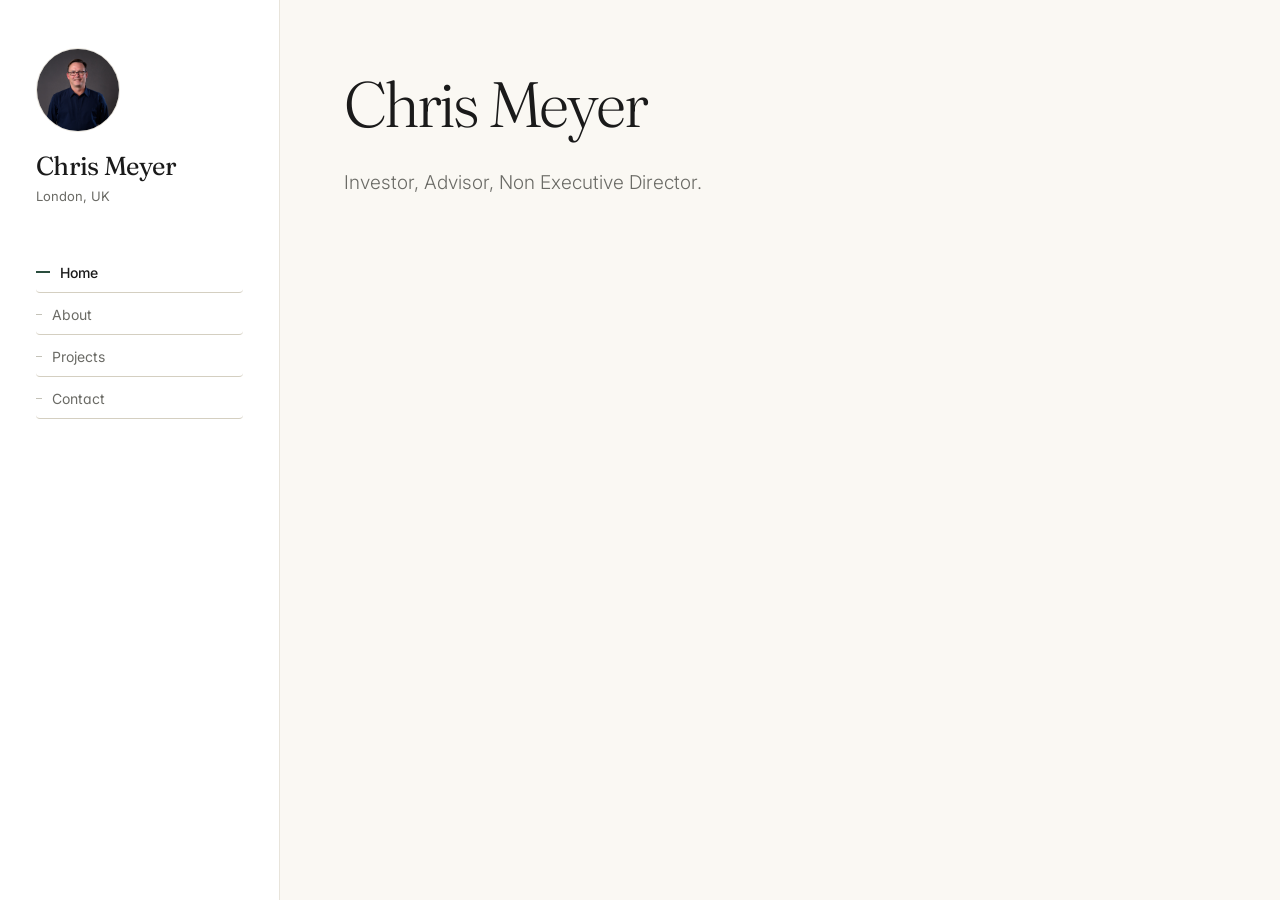
<file: index.html>
<!DOCTYPE html>
<html lang="en">
<head>
  <meta charset="UTF-8">
  <meta name="viewport" content="width=device-width, initial-scale=1.0">
  <title>Chris Meyer</title>
  <meta name="description" content="Chris Meyer — Former Group CEO of Lesaka Technologies Inc.">
  <link rel="stylesheet" href="styles.css">
</head>
<body>
<div class="layout">

  <aside class="sidebar">
    <div class="sidebar-header">
      
      <div class="portrait"><img src="portrait.jpg" alt="Chris Meyer"></div>
      <div class="name">Chris Meyer</div>
      <div class="title">London, UK</div>
    </div>

    <nav class="nav">
      <ul class="nav-list">
        <li class="nav-item"><a href="index.html" class="nav-link active">Home</a></li>
        <li class="nav-item"><a href="about.html" class="nav-link">About</a></li>
        <li class="nav-item"><a href="projects.html" class="nav-link">Projects</a></li>
        <li class="nav-item"><a href="contact.html" class="nav-link">Contact</a></li>
      </ul>
    </nav>
  </aside>

  <main class="content">
    <h1 class="page-title">Chris Meyer</h1>
    <p class="lead">Investor, Advisor, Non Executive Director.</p>
  </main>

</div>
</body>
</html>
</file>
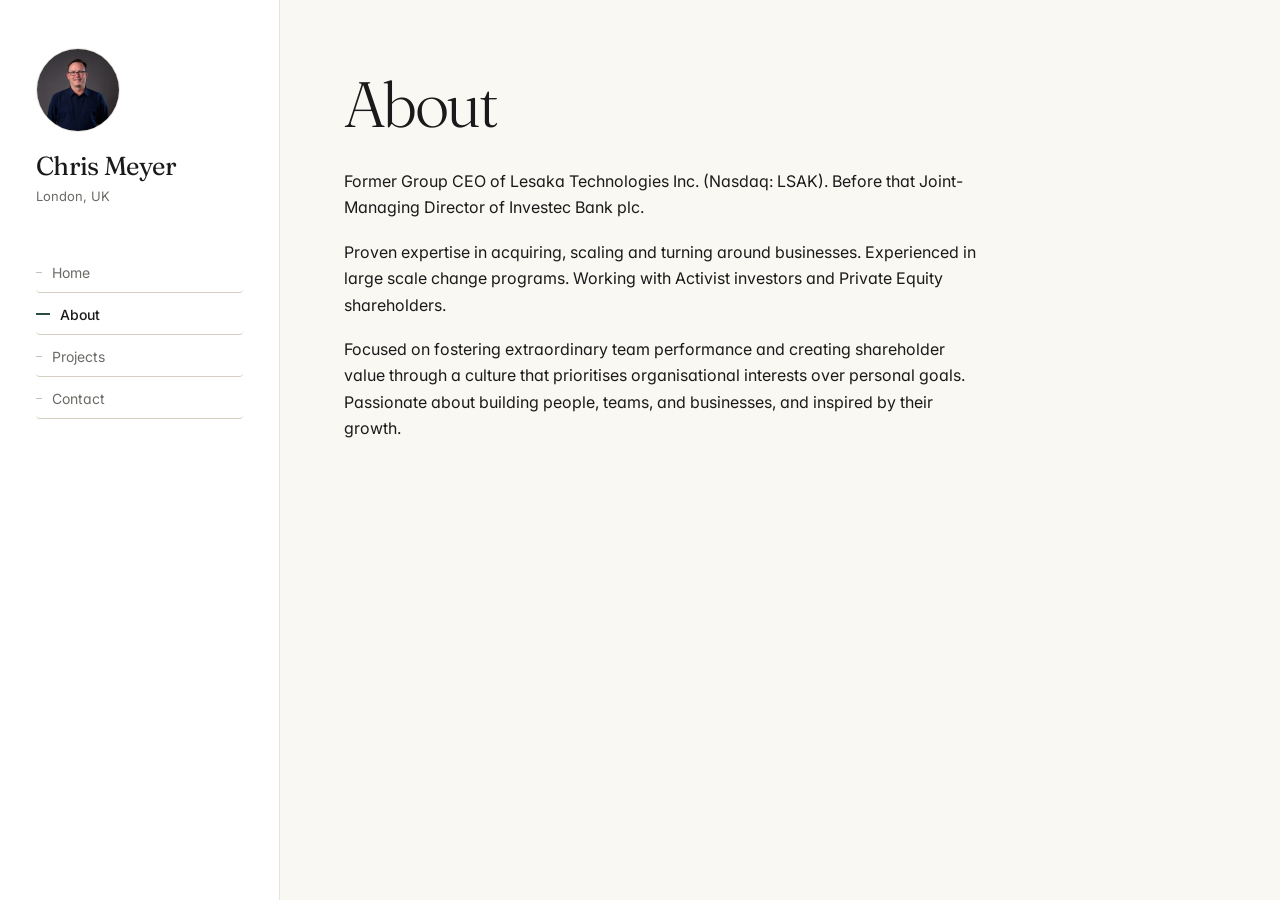
<file: about.html>
<!DOCTYPE html>
<html lang="en">
<head>
  <meta charset="UTF-8">
  <meta name="viewport" content="width=device-width, initial-scale=1.0">
  <title>About — Chris Meyer</title>
  <link rel="stylesheet" href="styles.css">
</head>
<body>
<div class="layout">

  <aside class="sidebar">
    <div class="sidebar-header">
     
      <div class="portrait"><img src="portrait.jpg" alt="Chris Meyer"></div>
      <div class="name">Chris Meyer</div>
      <div class="title">London, UK</div>
    </div>

    <nav class="nav">
      <ul class="nav-list">
        <li class="nav-item"><a href="index.html" class="nav-link">Home</a></li>
        <li class="nav-item"><a href="about.html" class="nav-link active">About</a></li>
        <li class="nav-item"><a href="projects.html" class="nav-link">Projects</a></li>
        <li class="nav-item"><a href="contact.html" class="nav-link">Contact</a></li>
      </ul>
    </nav>
  </aside>

  <main class="content">
    <h1 class="page-title">About</h1>

    <p>Former Group CEO of Lesaka Technologies Inc. (Nasdaq: LSAK). Before that Joint-Managing Director of Investec Bank plc.</p>

    <p>Proven expertise in acquiring, scaling and turning around businesses. Experienced in large scale change programs. Working with Activist investors and Private Equity shareholders.</p>

    <p>Focused on fostering extraordinary team performance and creating shareholder value through a culture that prioritises organisational interests over personal goals. Passionate about building people, teams, and businesses, and inspired by their growth.</p>
  </main>

</div>
</body>
</html>
</file>
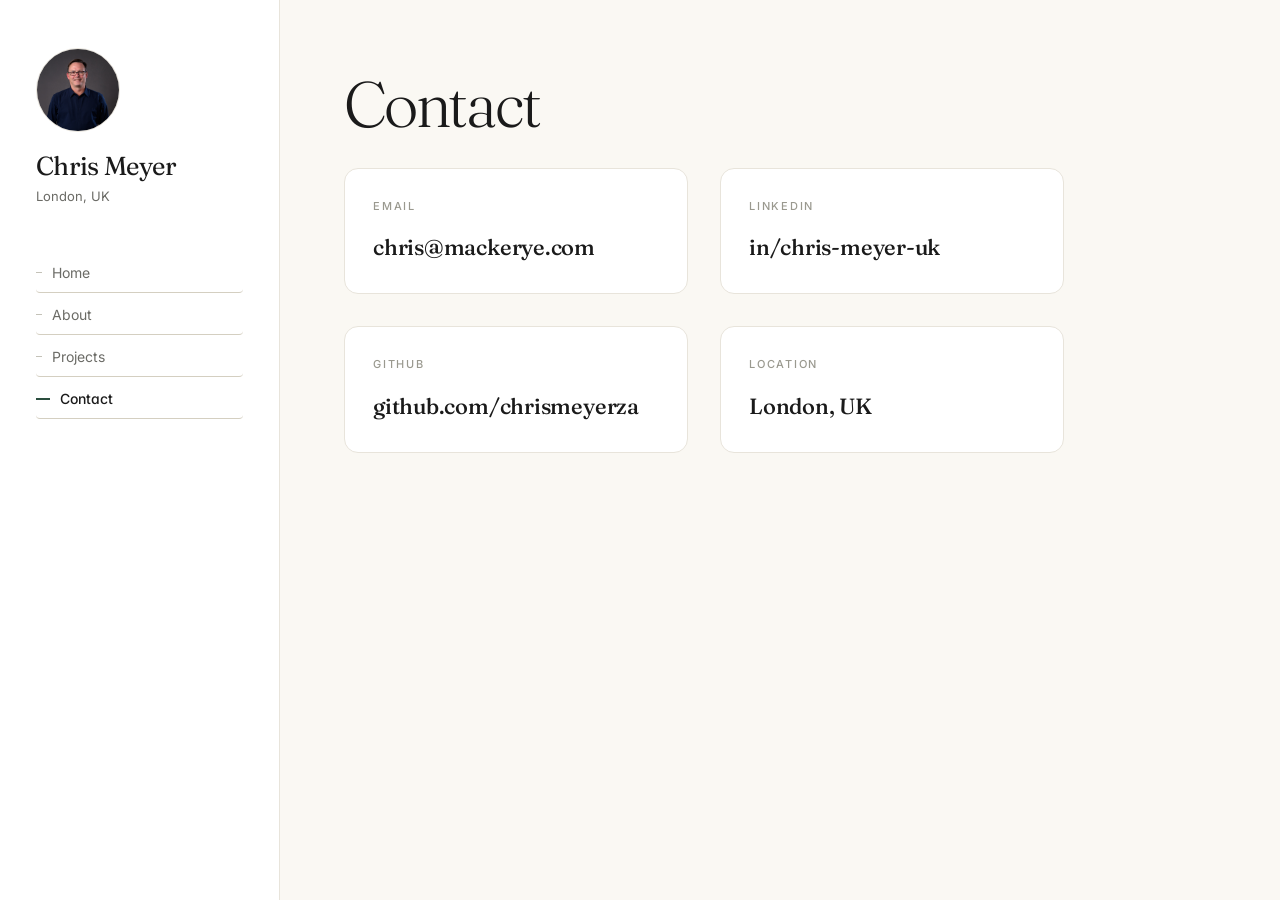
<file: contact.html>
<!DOCTYPE html>
<html lang="en">
<head>
  <meta charset="UTF-8">
  <meta name="viewport" content="width=device-width, initial-scale=1.0">
  <title>Contact — Chris Meyer</title>
  <link rel="stylesheet" href="styles.css">
</head>
<body>
<div class="layout">

  <aside class="sidebar">
    <div class="sidebar-header">
     
      <div class="portrait"><img src="portrait.jpg" alt="Chris Meyer"></div>
      <div class="name">Chris Meyer</div>
      <div class="title">London, UK</div>
    </div>

    <nav class="nav">
      <ul class="nav-list">
        <li class="nav-item"><a href="index.html" class="nav-link">Home</a></li>
        <li class="nav-item"><a href="about.html" class="nav-link">About</a></li>
        <li class="nav-item"><a href="projects.html" class="nav-link">Projects</a></li>
        <li class="nav-item"><a href="contact.html" class="nav-link active">Contact</a></li>
      </ul>
    </nav>
  </aside>

  <main class="content">
    <h1 class="page-title">Contact</h1>

    <div class="contact-grid">

      <div class="contact-card">
        <div class="label">Email</div>
        <a href="mailto:chris@mackerye.com">chris@mackerye.com</a>
      </div>

      <div class="contact-card">
        <div class="label">LinkedIn</div>
        <a href="https://www.linkedin.com/in/chris-meyer-uk/">in/chris-meyer-uk</a>
      </div>

      <div class="contact-card">
        <div class="label">GitHub</div>
        <a href="https://github.com/chrismeyerza">github.com/chrismeyerza</a>
      </div>

      <div class="contact-card">
        <div class="label">Location</div>
        <a href="#" style="cursor: default; pointer-events: none;">London, UK</a>
      </div>

    </div>
  </main>

</div>
</body>
</html>
</file>
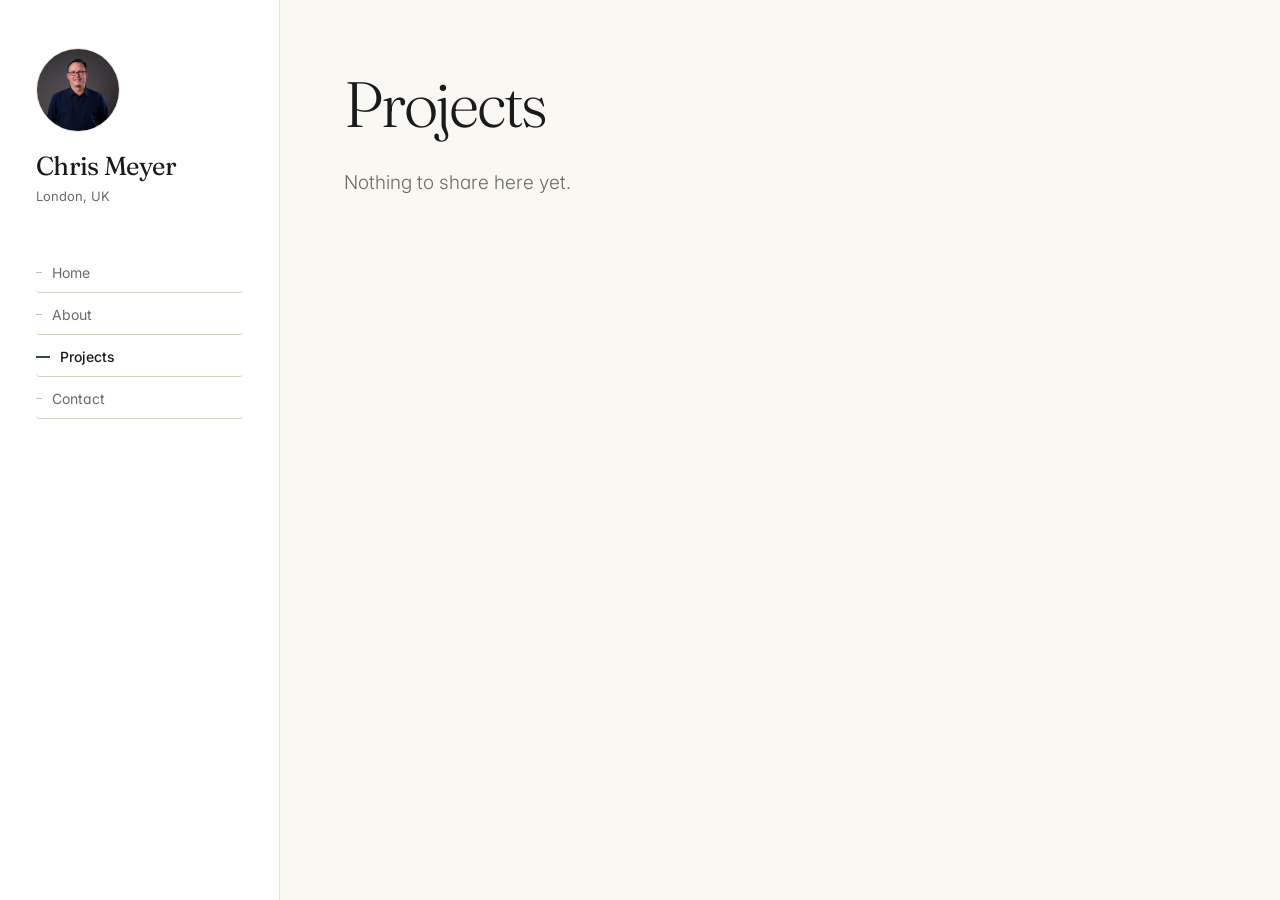
<file: projects.html>
<!DOCTYPE html>
<html lang="en">
<head>
  <meta charset="UTF-8">
  <meta name="viewport" content="width=device-width, initial-scale=1.0">
  <title>Projects — Chris Meyer</title>
  <link rel="stylesheet" href="styles.css">
</head>
<body>
<div class="layout">

  <aside class="sidebar">
    <div class="sidebar-header">
     <div class="portrait"><img src="portrait.jpg" alt="Chris Meyer"></div>
      <div class="name">Chris Meyer</div>
      <div class="title">London, UK</div>
    </div>

    <nav class="nav">
      <ul class="nav-list">
        <li class="nav-item"><a href="index.html" class="nav-link">Home</a></li>
        <li class="nav-item"><a href="about.html" class="nav-link">About</a></li>
        <li class="nav-item"><a href="projects.html" class="nav-link active">Projects</a></li>
        <li class="nav-item"><a href="contact.html" class="nav-link">Contact</a></li>
      </ul>
    </nav>
  </aside>

  <main class="content">
    <h1 class="page-title">Projects</h1>
    <p class="lead">Nothing to share here yet.</p>
  </main>

</div>
</body>
</html>
</file>
<file: styles.css>
/* ============================================
   Chris Meyer Portfolio — shared styles
   ============================================ */

@import url('https://fonts.googleapis.com/css2?family=Fraunces:opsz,wght@9..144,300;9..144,400;9..144,500;9..144,600&family=Inter:wght@300;400;500;600&display=swap');

:root {
  --bg: #FAF8F3;
  --surface: #FFFFFF;
  --ink: #1A1A1A;
  --ink-muted: #6B6B66;
  --ink-light: #9A998F;
  --ink-faint: #C4C2B8;
  --line: #E8E4DB;
  --line-strong: #D4CFC1;
  --accent: #2A4D3E;
  --accent-light: #E2EBE5;
  --accent-warm: #B8761A;

  --font-display: 'Fraunces', Georgia, serif;
  --font-body: 'Inter', -apple-system, sans-serif;

  --sidebar-width: 280px;
  --content-max: 720px;
}

* { box-sizing: border-box; margin: 0; padding: 0; }

html { scroll-behavior: smooth; }

body {
  font-family: var(--font-body);
  font-weight: 400;
  background: var(--bg);
  color: var(--ink);
  line-height: 1.65;
  -webkit-font-smoothing: antialiased;
  font-feature-settings: "ss01", "cv11";
}

/* ============================================
   LAYOUT — sidebar + content
   ============================================ */

.layout {
  display: grid;
  grid-template-columns: var(--sidebar-width) 1fr;
  min-height: 100vh;
}

.sidebar {
  background: var(--surface);
  border-right: 1px solid var(--line);
  padding: 48px 36px;
  position: sticky;
  top: 0;
  height: 100vh;
  display: flex;
  flex-direction: column;
}

.content {
  padding: 72px 64px 96px;
  max-width: calc(var(--content-max) + 128px);
}

/* ============================================
   SIDEBAR
   ============================================ */

.sidebar-header {
  margin-bottom: 40px;
}

.portrait {
  width: 84px;
  height: 84px;
  border-radius: 50%;
  background: var(--accent-light);
  margin-bottom: 20px;
  overflow: hidden;
  display: flex;
  align-items: center;
  justify-content: center;
  font-family: var(--font-display);
  font-size: 28px;
  font-weight: 400;
  color: var(--accent);
  letter-spacing: -0.02em;
  border: 1px solid var(--line);
}

.portrait img {
  width: 100%;
  height: 100%;
  object-fit: cover;
  display: block;
}

.name {
  font-family: var(--font-display);
  font-size: 26px;
  font-weight: 400;
  letter-spacing: -0.025em;
  line-height: 1.1;
  margin-bottom: 6px;
  color: var(--ink);
}

.title {
  font-size: 13px;
  color: var(--ink-muted);
  font-weight: 400;
  line-height: 1.4;
}

.nav {
  margin-top: 8px;
  flex: 1;
}

.nav-label {
  font-size: 10px;
  letter-spacing: 0.16em;
  text-transform: uppercase;
  color: var(--ink-light);
  margin-bottom: 14px;
  font-weight: 500;
}

.nav-list {
  list-style: none;
  margin-bottom: 36px;
}

.nav-item {
  margin-bottom: 2px;
}

.nav-link {
  display: flex;
  align-items: center;
  gap: 10px;
  padding: 8px 10px 8px 0;
  text-decoration: none;
  color: var(--ink-muted);
  font-size: 14px;
  font-weight: 400;
  border-radius: 4px;
  transition: color 0.15s;
  position: relative;
}

.nav-link::before {
  content: '';
  width: 6px;
  height: 1px;
  background: var(--ink-faint);
  transition: all 0.15s;
}

.nav-link:hover {
  color: var(--ink);
}

.nav-link:hover::before {
  width: 14px;
  background: var(--ink);
}

.nav-link.active {
  color: var(--ink);
  font-weight: 500;
}

.nav-link.active::before {
  width: 14px;
  background: var(--accent);
  height: 2px;
}

.sidebar-footer {
  font-size: 12px;
  color: var(--ink-light);
  border-top: 1px solid var(--line);
  padding-top: 20px;
  line-height: 1.5;
}

.sidebar-footer a {
  color: var(--ink-muted);
  text-decoration: none;
  border-bottom: 1px solid var(--line-strong);
  transition: all 0.15s;
}

.sidebar-footer a:hover {
  color: var(--ink);
  border-bottom-color: var(--ink);
}

/* ============================================
   CONTENT — typography
   ============================================ */

.eyebrow {
  font-size: 11px;
  letter-spacing: 0.16em;
  text-transform: uppercase;
  color: var(--accent);
  font-weight: 500;
  margin-bottom: 24px;
}

h1.page-title {
  font-family: var(--font-display);
  font-weight: 300;
  font-size: clamp(40px, 5.5vw, 64px);
  line-height: 1.0;
  letter-spacing: -0.035em;
  margin-bottom: 32px;
  color: var(--ink);
  max-width: 18ch;
}

h1.page-title em {
  font-style: italic;
  font-weight: 400;
  color: var(--accent);
}

h2 {
  font-family: var(--font-display);
  font-weight: 400;
  font-size: 28px;
  letter-spacing: -0.02em;
  margin-top: 56px;
  margin-bottom: 20px;
  color: var(--ink);
}

h2:first-of-type { margin-top: 0; }

h3 {
  font-family: var(--font-body);
  font-weight: 500;
  font-size: 16px;
  margin-bottom: 6px;
  color: var(--ink);
}

p {
  font-size: 16px;
  margin-bottom: 18px;
  color: var(--ink);
  max-width: 64ch;
}

p.lead {
  font-size: 19px;
  font-weight: 300;
  line-height: 1.55;
  color: var(--ink-muted);
  margin-bottom: 32px;
  max-width: 56ch;
}

a {
  color: var(--ink);
  text-decoration: none;
  border-bottom: 1px solid var(--line-strong);
  transition: border-color 0.15s, color 0.15s;
}

a:hover {
  border-bottom-color: var(--ink);
}

a.accent {
  color: var(--accent);
  border-bottom-color: var(--accent-light);
}

a.accent:hover {
  border-bottom-color: var(--accent);
}

ul {
  list-style: none;
  margin-bottom: 24px;
}

ul.bulleted li {
  padding-left: 18px;
  position: relative;
  margin-bottom: 8px;
  color: var(--ink);
  max-width: 60ch;
}

ul.bulleted li::before {
  content: '';
  position: absolute;
  left: 0;
  top: 12px;
  width: 6px;
  height: 1px;
  background: var(--ink-faint);
}

hr.divider {
  border: none;
  height: 1px;
  background: var(--line);
  margin: 56px 0;
}

/* ============================================
   PROJECT CARDS
   ============================================ */

.project {
  padding: 28px 0;
  border-bottom: 1px solid var(--line);
  display: grid;
  grid-template-columns: 100px 1fr;
  gap: 32px;
  align-items: start;
}

.project:last-of-type { border-bottom: none; }

.project-meta {
  font-size: 12px;
  color: var(--ink-light);
  letter-spacing: 0.05em;
  font-variant-numeric: tabular-nums;
  padding-top: 4px;
}

.project-status {
  display: inline-block;
  font-size: 10px;
  letter-spacing: 0.12em;
  text-transform: uppercase;
  padding: 3px 8px;
  border-radius: 999px;
  margin-top: 8px;
  font-weight: 500;
}

.project-status.active {
  background: var(--accent-light);
  color: var(--accent);
}

.project-status.shipped {
  background: var(--line);
  color: var(--ink-muted);
}

.project-status.archived {
  background: transparent;
  color: var(--ink-light);
  border: 1px solid var(--line);
}

.project-body h3 {
  font-family: var(--font-display);
  font-size: 22px;
  font-weight: 500;
  letter-spacing: -0.01em;
  margin-bottom: 10px;
}

.project-body h3 a {
  border-bottom: none;
  color: var(--ink);
}

.project-body h3 a:hover {
  color: var(--accent);
}

.project-body p {
  font-size: 15px;
  color: var(--ink-muted);
  margin-bottom: 12px;
  max-width: 56ch;
}

.project-tags {
  display: flex;
  gap: 6px;
  flex-wrap: wrap;
  margin-top: 10px;
}

.tag {
  font-size: 11px;
  padding: 3px 9px;
  background: var(--bg);
  border: 1px solid var(--line);
  border-radius: 999px;
  color: var(--ink-muted);
  letter-spacing: 0.02em;
}

.project-links {
  display: flex;
  gap: 16px;
  margin-top: 14px;
  font-size: 13px;
}

.project-links a {
  color: var(--ink-muted);
  border-bottom: 1px solid var(--line-strong);
}

.project-links a:hover {
  color: var(--ink);
  border-bottom-color: var(--ink);
}

/* ============================================
   TIMELINE — for about page
   ============================================ */

.timeline {
  margin-top: 24px;
}

.timeline-item {
  display: grid;
  grid-template-columns: 110px 1fr;
  gap: 32px;
  padding: 20px 0;
  border-bottom: 1px solid var(--line);
}

.timeline-item:last-child { border-bottom: none; }

.timeline-date {
  font-size: 13px;
  color: var(--ink-light);
  font-variant-numeric: tabular-nums;
  padding-top: 2px;
  letter-spacing: 0.02em;
}

.timeline-body h3 {
  font-size: 16px;
  margin-bottom: 4px;
}

.timeline-body .org {
  font-size: 14px;
  color: var(--ink-muted);
  margin-bottom: 8px;
}

.timeline-body p {
  font-size: 14px;
  color: var(--ink-muted);
  margin-bottom: 0;
}

/* ============================================
   CONTACT
   ============================================ */

.contact-grid {
  display: grid;
  grid-template-columns: 1fr 1fr;
  gap: 32px;
  margin-top: 32px;
}

.contact-card {
  background: var(--surface);
  border: 1px solid var(--line);
  border-radius: 14px;
  padding: 28px;
  transition: border-color 0.15s;
}

.contact-card:hover {
  border-color: var(--line-strong);
}

.contact-card .label {
  font-size: 11px;
  letter-spacing: 0.16em;
  text-transform: uppercase;
  color: var(--ink-light);
  margin-bottom: 14px;
  font-weight: 500;
}

.contact-card a {
  font-family: var(--font-display);
  font-size: 22px;
  font-weight: 500;
  letter-spacing: -0.01em;
  border-bottom: none;
  color: var(--ink);
  display: block;
  word-break: break-word;
}

.contact-card a:hover {
  color: var(--accent);
}

.contact-card p {
  font-size: 14px;
  color: var(--ink-muted);
  margin-top: 8px;
  margin-bottom: 0;
}

/* ============================================
   RESPONSIVE
   ============================================ */

@media (max-width: 900px) {
  .layout {
    grid-template-columns: 1fr;
  }
  .sidebar {
    position: relative;
    height: auto;
    padding: 32px 24px 20px;
    border-right: none;
    border-bottom: 1px solid var(--line);
  }
  .nav-list {
    display: flex;
    gap: 4px;
    flex-wrap: wrap;
    margin-bottom: 0;
  }
  .nav-link { padding: 6px 0; }
  .sidebar-footer { display: none; }
  .content { padding: 48px 24px 64px; }
  .project { grid-template-columns: 1fr; gap: 12px; }
  .project-meta { padding-top: 0; }
  .timeline-item { grid-template-columns: 1fr; gap: 8px; }
  .contact-grid { grid-template-columns: 1fr; }
}

/* ============================================
   PAGE LOAD
   ============================================ */

@keyframes fadeUp {
  from { opacity: 0; transform: translateY(8px); }
  to { opacity: 1; transform: translateY(0); }
}

.content > * {
  animation: fadeUp 0.5s ease-out backwards;
}

.content > *:nth-child(1) { animation-delay: 0.05s; }
.content > *:nth-child(2) { animation-delay: 0.12s; }
.content > *:nth-child(3) { animation-delay: 0.18s; }
.content > *:nth-child(4) { animation-delay: 0.24s; }
.content > *:nth-child(5) { animation-delay: 0.30s; }
.content > *:nth-child(6) { animation-delay: 0.36s; }
</file>
